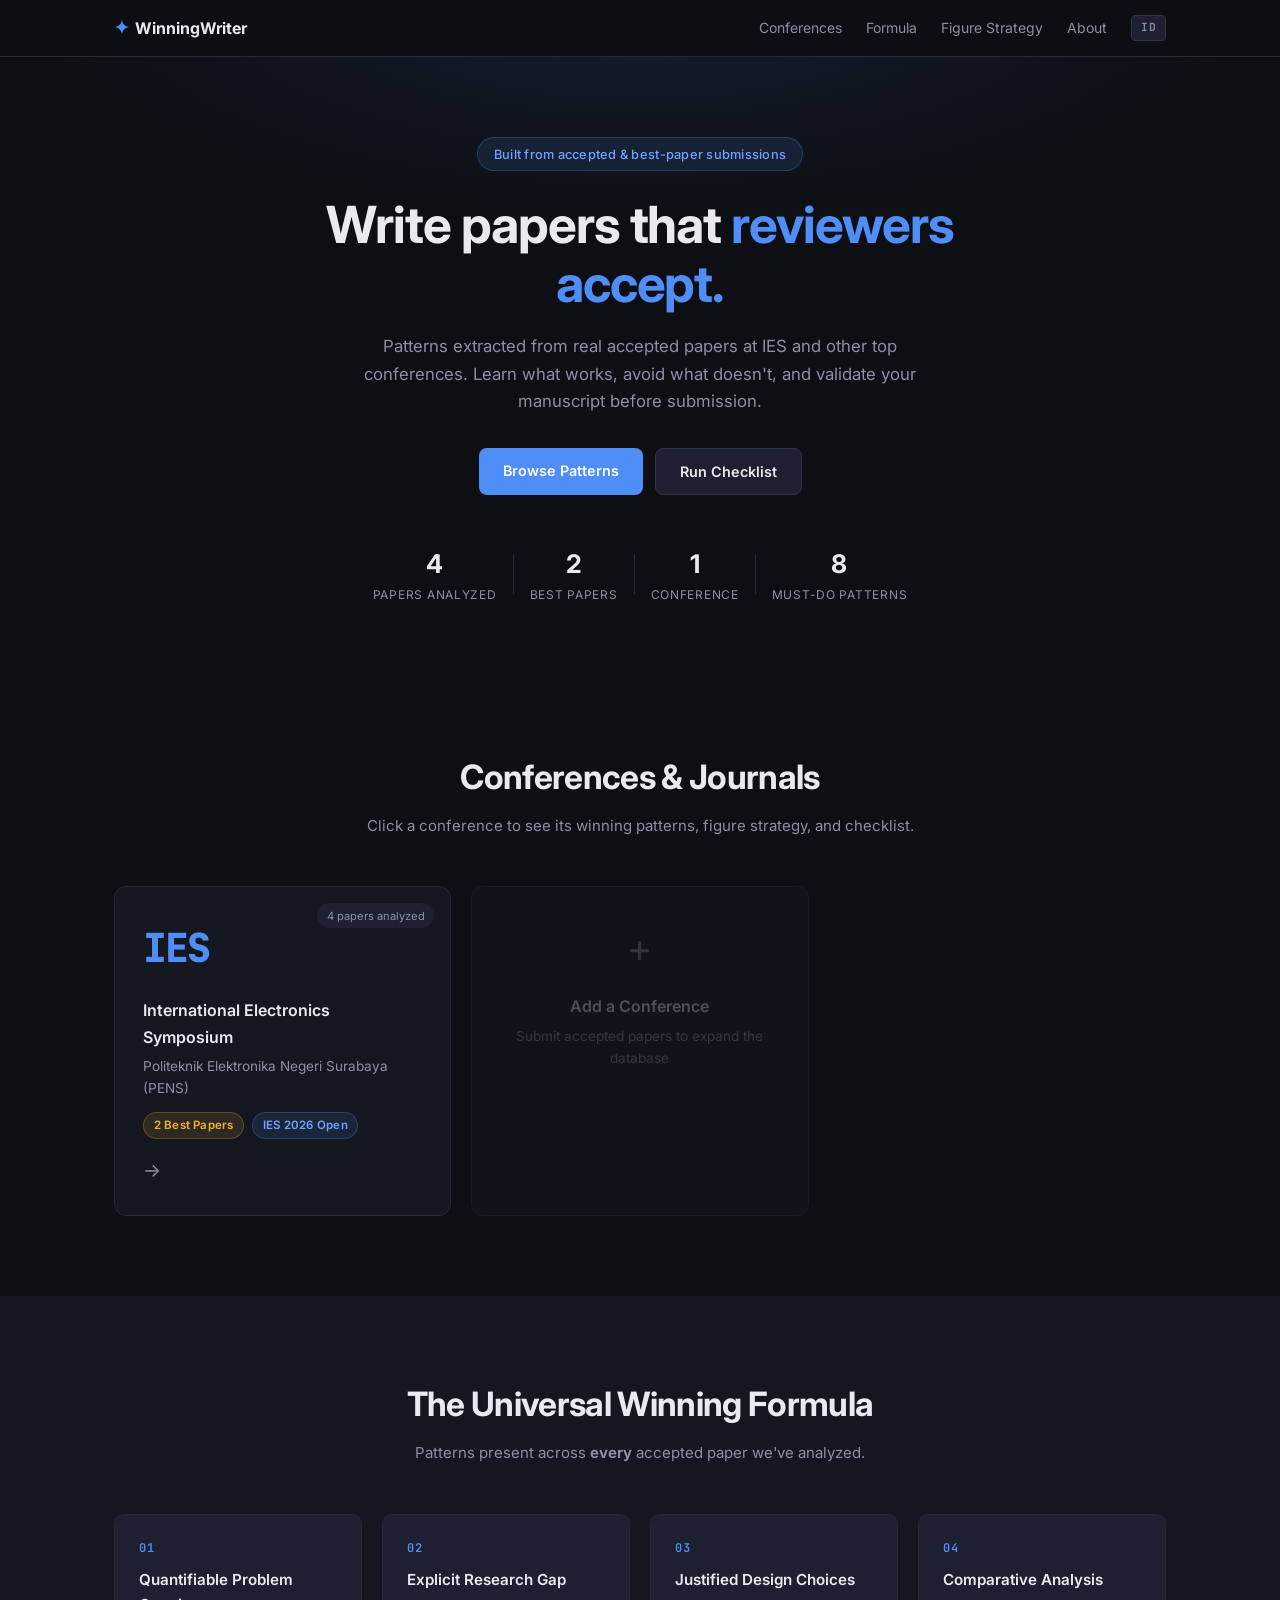
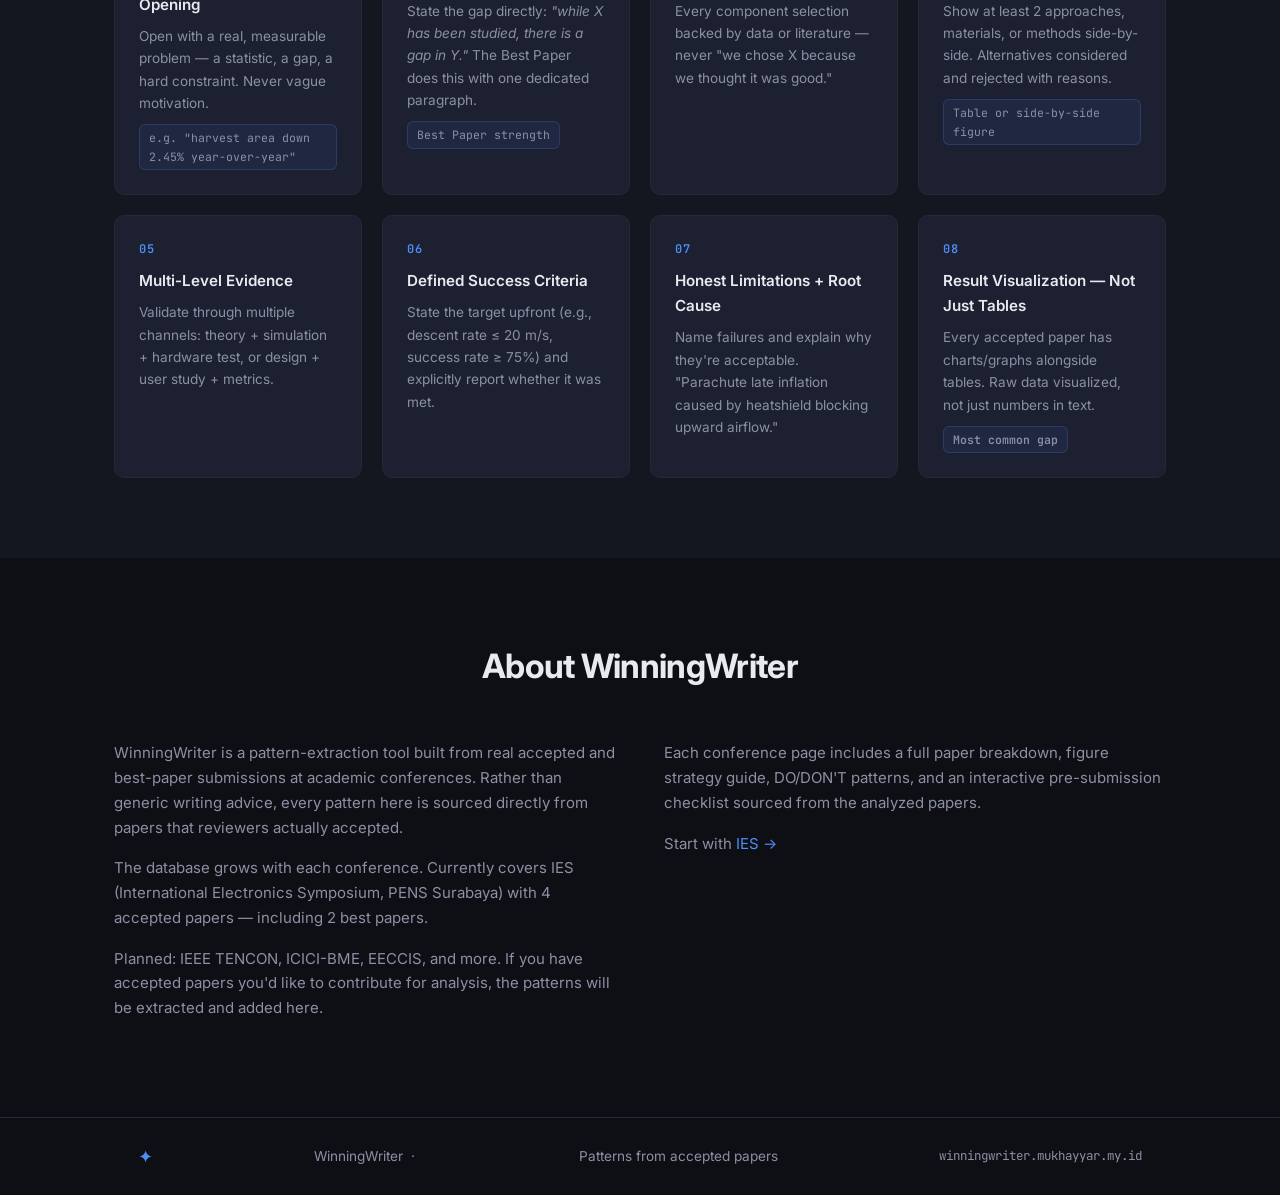
<file: index.html>
<!DOCTYPE html>
<html lang="en">
<head>
  <meta charset="UTF-8" />
  <meta name="viewport" content="width=device-width, initial-scale=1.0" />
  <title>WinningWriter — Learn from Accepted Papers</title>
  <link rel="stylesheet" href="assets/style.css" />
  <link rel="preconnect" href="https://fonts.googleapis.com">
  <link href="https://fonts.googleapis.com/css2?family=Inter:wght@300;400;500;600;700&family=JetBrains+Mono:wght@400;500&display=swap" rel="stylesheet">
</head>
<body data-page="index">

<!-- ═══════════════════════ NAV ═══════════════════════ -->
<nav class="navbar">
  <div class="nav-inner">
    <a href="index.html" class="nav-logo">
      <span class="logo-icon">✦</span> <span data-i18n="nav.home">WinningWriter</span>
    </a>
    <div class="nav-links">
      <a href="#conferences" data-i18n="nav.conferences">Conferences</a>
      <a href="#formula" data-i18n="nav.formula">Formula</a>
      <a href="ies.html#fig-strategy" data-i18n="nav.fig_strategy">Figure Strategy</a>
      <a href="#about" data-i18n="nav.about">About</a>
      <button class="lang-btn" id="lang-switcher" onclick="switchLang()">ID</button>
    </div>
  </div>
</nav>

<!-- ═══════════════════════ HERO ═══════════════════════ -->
<section class="hero">
  <div class="hero-inner">
    <div class="hero-badge" data-i18n="hero.badge">Built from accepted &amp; best-paper submissions</div>
    <h1 data-i18n="hero.h1">Write papers that <span class="accent">reviewers accept.</span></h1>
    <p class="hero-sub" data-i18n="hero.sub">
      Patterns extracted from real accepted papers at IES and other top conferences.
      Learn what works, avoid what doesn't, and validate your manuscript before submission.
    </p>
    <div class="hero-actions">
      <a href="#conferences" class="btn-primary" data-i18n="hero.btn_browse">Browse Patterns</a>
      <a href="ies.html#checker" class="btn-secondary" data-i18n="hero.btn_checklist">Run Checklist</a>
    </div>
    <div class="hero-stats">
      <div class="stat"><span class="stat-n">4</span><span class="stat-l" data-i18n="hero.stat_papers">Papers Analyzed</span></div>
      <div class="stat-div"></div>
      <div class="stat"><span class="stat-n">2</span><span class="stat-l" data-i18n="hero.stat_best">Best Papers</span></div>
      <div class="stat-div"></div>
      <div class="stat"><span class="stat-n">1</span><span class="stat-l" data-i18n="hero.stat_conferences">Conference</span></div>
      <div class="stat-div"></div>
      <div class="stat"><span class="stat-n">8</span><span class="stat-l" data-i18n="hero.stat_patterns">Must-Do Patterns</span></div>
    </div>
  </div>
</section>

<!-- ═══════════════════════ CONFERENCES ═══════════════════════ -->
<section class="section" id="conferences">
  <div class="container">
    <div class="section-header">
      <h2 data-i18n="conferences_section.title">Conferences &amp; Journals</h2>
      <p data-i18n="conferences_section.sub">Click a conference to see its winning patterns, figure strategy, and checklist.</p>
    </div>
    <div class="conf-grid" data-cms="conf-grid"></div>
  </div>
</section>

<!-- ═══════════════════════ FORMULA ═══════════════════════ -->
<section class="section section-dark" id="formula">
  <div class="container">
    <div class="section-header light">
      <h2 data-i18n="formula_section.title">The Universal Winning Formula</h2>
      <p data-i18n="formula_section.sub">Patterns present across <strong>every</strong> accepted paper we've analyzed.</p>
    </div>
    <div class="formula-grid" data-cms="formula-grid"></div>
  </div>
</section>

<!-- ═══════════════════════ ABOUT ═══════════════════════ -->
<section class="section" id="about">
  <div class="container">
    <div class="section-header">
      <h2 data-i18n="about_section.title">About WinningWriter</h2>
    </div>
    <div class="about-grid">
      <div class="about-text">
        <p data-i18n="about_section.p1">WinningWriter is a pattern-extraction tool built from real accepted and best-paper submissions at academic conferences. Rather than generic writing advice, every pattern here is sourced directly from papers that reviewers actually accepted.</p>
        <p data-i18n="about_section.p2">The database grows with each conference. Currently covers IES (International Electronics Symposium, PENS Surabaya) with 4 analyzed papers — 2 best papers and 2 accepted papers.</p>
        <p data-i18n="about_section.p3">Planned: IEEE TENCON, ICICI-BME, EECCIS, and more. If you have accepted papers you'd like to contribute for analysis, the patterns will be extracted and added here.</p>
      </div>
      <div class="about-text">
        <p data-i18n="about_section.p4">Each conference page includes a full paper breakdown, figure strategy guide, DO/DON'T patterns, and an interactive pre-submission checklist sourced from the analyzed papers.</p>
        <p data-i18n="about_section.p5">Start with <a href="ies.html">IES →</a></p>
      </div>
    </div>
  </div>
</section>

<!-- ═══════════════════════ FOOTER ═══════════════════════ -->
<footer class="footer">
  <div class="container">
    <div class="footer-inner">
      <span class="logo-icon">✦</span> WinningWriter &nbsp;·&nbsp; <span data-i18n="footer.tagline">Patterns from accepted papers</span>
      <span class="footer-right">winningwriter.mukhayyar.my.id</span>
    </div>
  </div>
</footer>

<script src="assets/app.js"></script>
<script src="assets/i18n.js"></script>
</body>
</html>
</file>
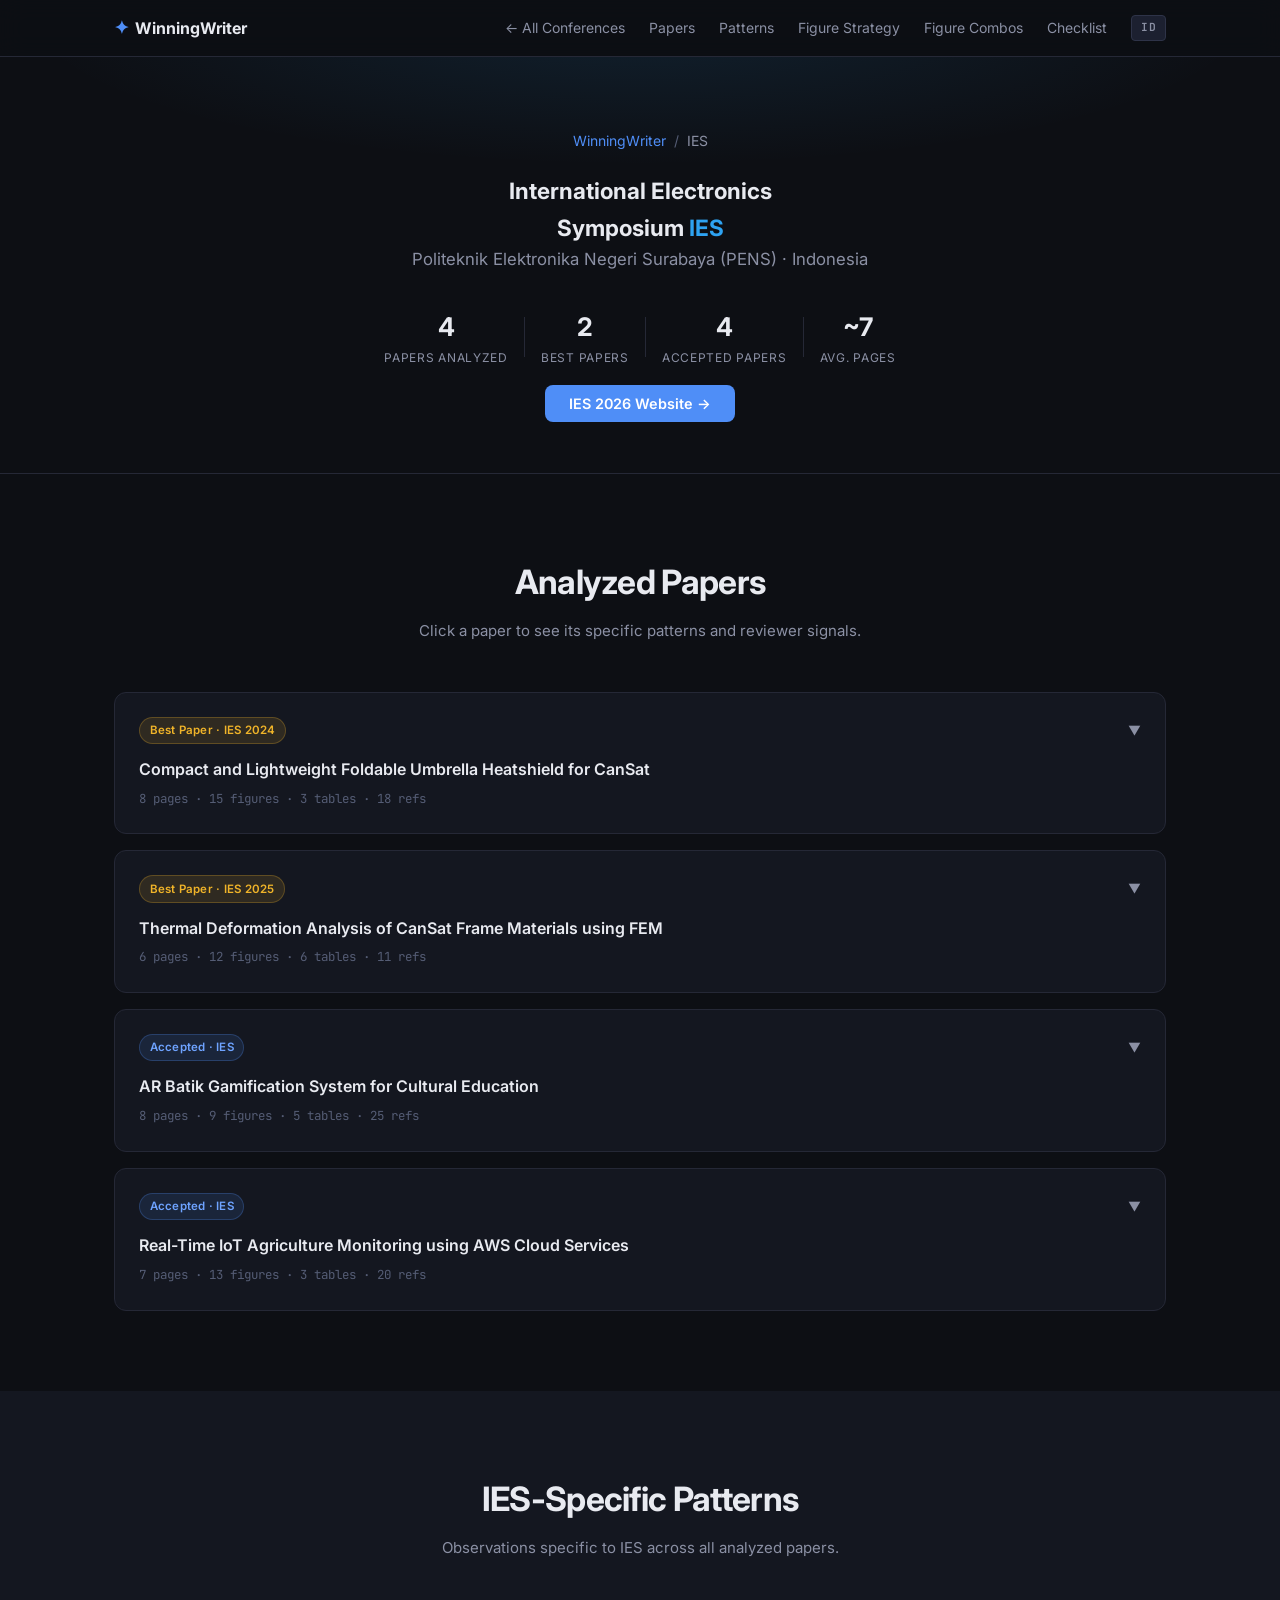
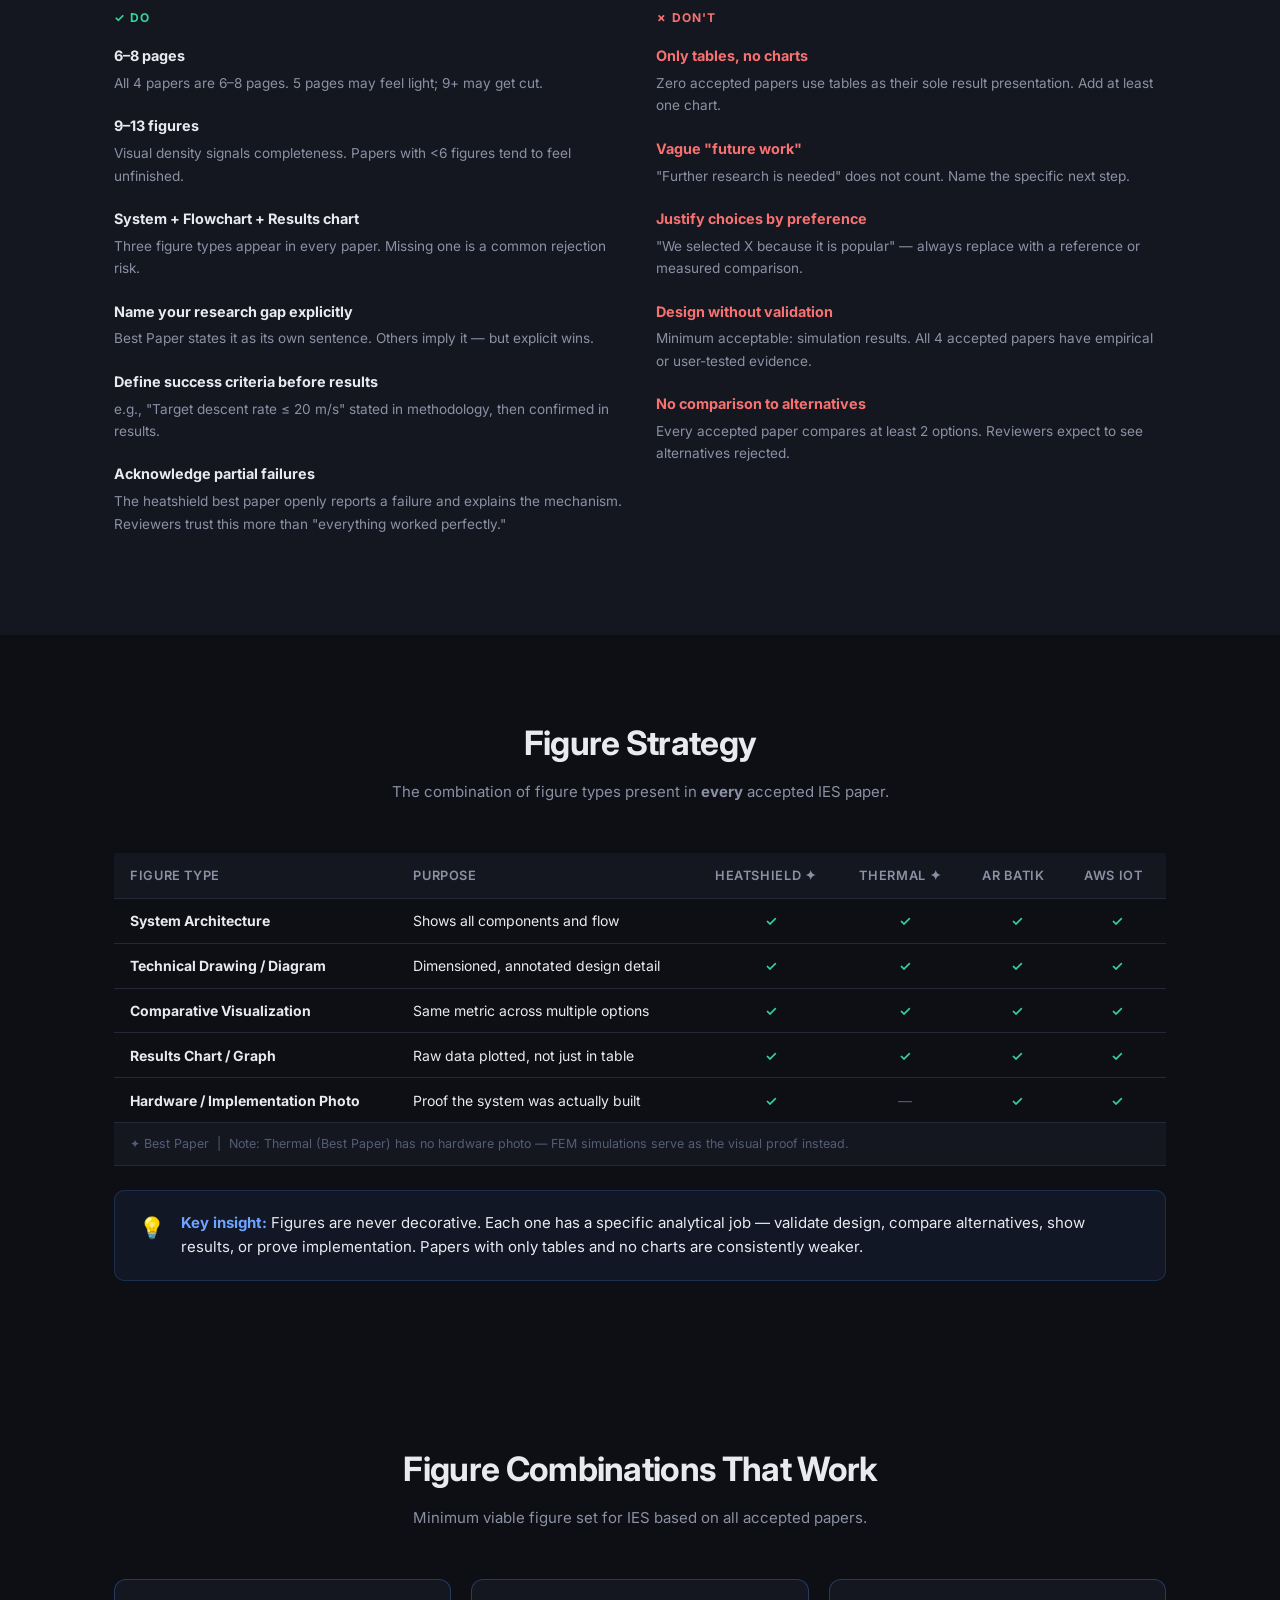
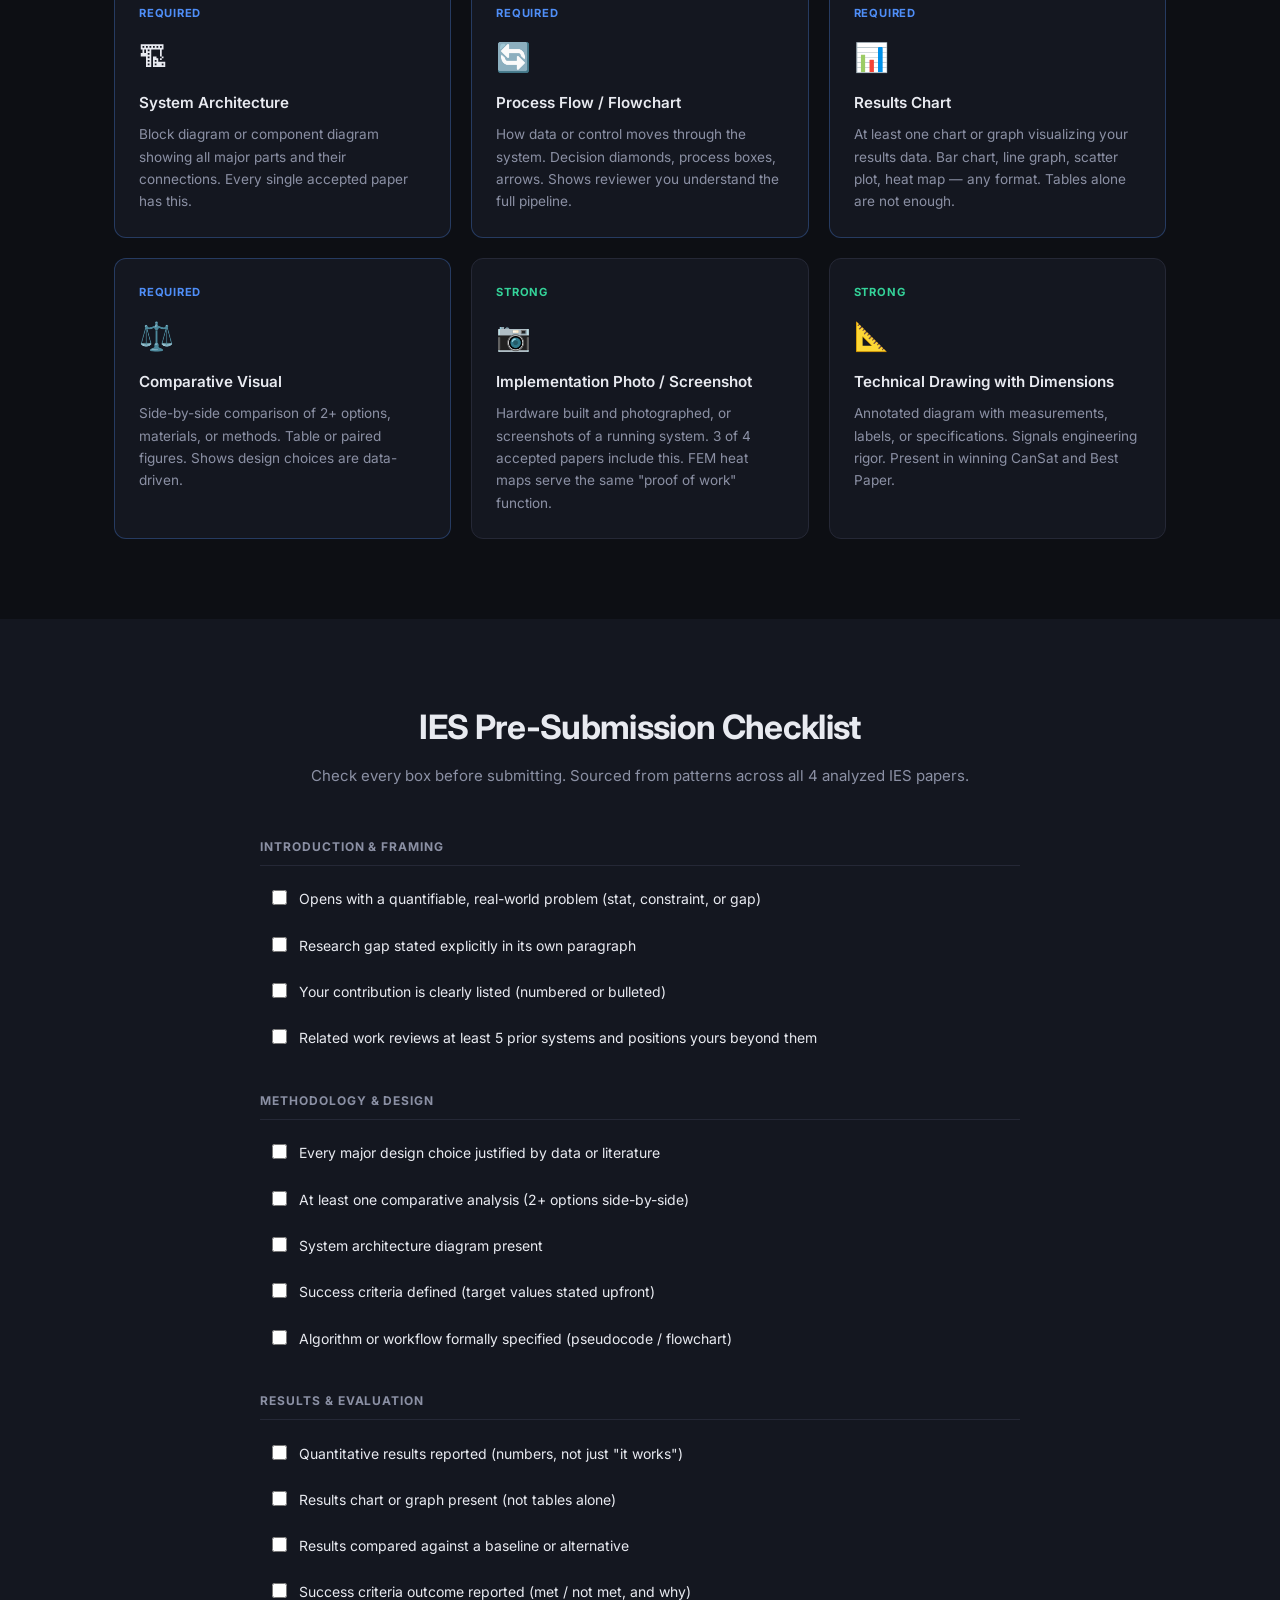
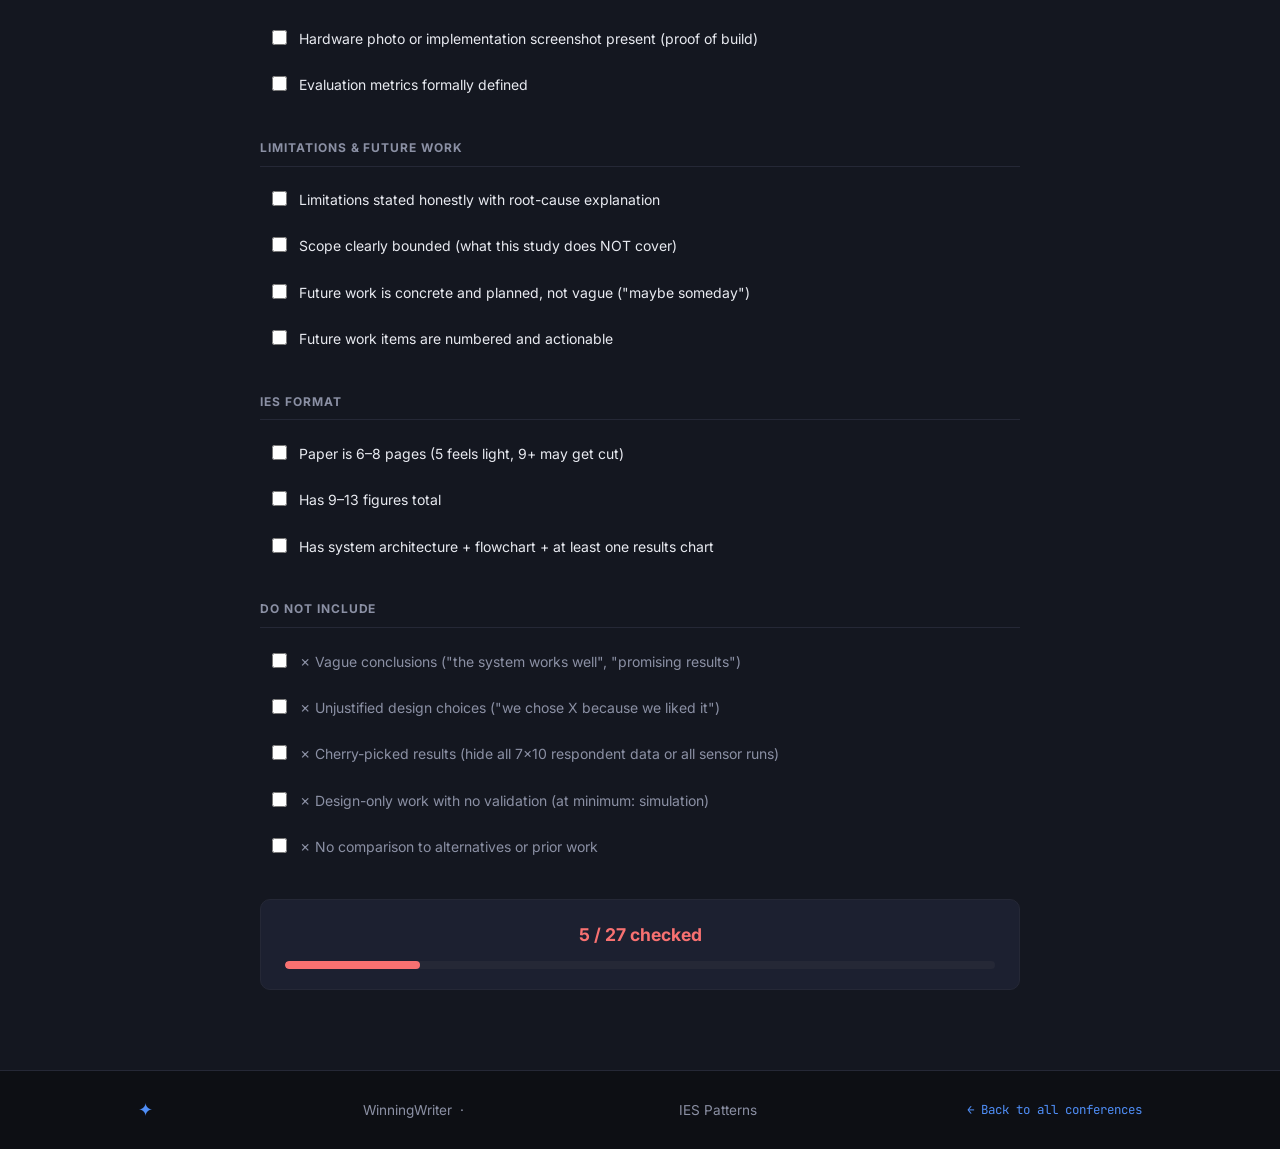
<file: ies.html>
<!DOCTYPE html>
<html lang="en">
<head>
  <meta charset="UTF-8" />
  <meta name="viewport" content="width=device-width, initial-scale=1.0" />
  <title>IES — WinningWriter</title>
  <link rel="stylesheet" href="assets/style.css" />
  <link rel="preconnect" href="https://fonts.googleapis.com">
  <link href="https://fonts.googleapis.com/css2?family=Inter:wght@300;400;500;600;700&family=JetBrains+Mono:wght@400;500&display=swap" rel="stylesheet">
</head>
<body data-page="ies">

<nav class="navbar">
  <div class="nav-inner">
    <a href="index.html" class="nav-logo">
      <span class="logo-icon">✦</span> <span data-i18n="nav.home">WinningWriter</span>
    </a>
    <div class="nav-links">
      <a href="index.html#conferences" data-i18n="nav.all_conferences">← All Conferences</a>
      <a href="#papers" data-i18n="nav.papers">Papers</a>
      <a href="#patterns" data-i18n="nav.patterns">Patterns</a>
      <a href="#fig-strategy" data-i18n="nav.fig_strategy">Figure Strategy</a>
      <a href="#figures" data-i18n="nav.fig_combos">Figure Combos</a>
      <a href="#checker" data-i18n="nav.checklist">Checklist</a>
      <button class="lang-btn" id="lang-switcher" onclick="switchLang()">ID</button>
    </div>
  </div>
</nav>

<!-- ═══ HERO ═══ -->
<section class="conf-hero conf-hero-ies">
  <div class="hero-inner">
    <div class="conf-hero-meta">
      <a href="index.html" class="breadcrumb" data-i18n="nav.home">WinningWriter</a>
      <span class="breadcrumb-sep">/</span>
      <span>IES</span>
    </div>
    <h1 data-i18n="ies_hero.h1">International Electronics<br>Symposium <span class="accent-ies">IES</span></h1>
    <p class="hero-sub" data-i18n="ies_hero.org">Politeknik Elektronika Negeri Surabaya (PENS) · Indonesia</p>
    <div class="hero-stats">
      <div class="stat"><span class="stat-n">4</span><span class="stat-l" data-i18n="ies_hero.stat_papers">Papers Analyzed</span></div>
      <div class="stat-div"></div>
      <div class="stat"><span class="stat-n">2</span><span class="stat-l" data-i18n="ies_hero.stat_best">Best Papers</span></div>
      <div class="stat-div"></div>
      <div class="stat"><span class="stat-n">4</span><span class="stat-l" data-i18n="ies_hero.stat_accepted">Accepted Papers</span></div>
      <div class="stat-div"></div>
      <div class="stat"><span class="stat-n">~7</span><span class="stat-l" data-i18n="ies_hero.stat_avg_pages">Avg. Pages</span></div>
    </div>
    <div class="conf-links">
      <a href="https://ies.pens.ac.id/2026/" target="_blank" class="btn-primary" data-i18n="ies_hero.btn">IES 2026 Website →</a>
    </div>
  </div>
</section>

<!-- ═══ PAPER GALLERY ═══ -->
<section class="section" id="papers">
  <div class="container">
    <div class="section-header">
      <h2 data-i18n="ies_papers.title">Analyzed Papers</h2>
      <p data-i18n="ies_papers.sub">Click a paper to see its specific patterns and reviewer signals.</p>
    </div>
    <div class="paper-grid" data-cms="paper-grid"></div>
  </div>
</section>

<!-- ═══ IES-SPECIFIC PATTERNS ═══ -->
<section class="section section-dark" id="patterns">
  <div class="container">
    <div class="section-header light">
      <h2 data-i18n="ies_patterns.title">IES-Specific Patterns</h2>
      <p data-i18n="ies_patterns.sub">Observations specific to IES across all analyzed papers.</p>
    </div>
    <div class="pattern-cols">
      <div class="pattern-col">
        <div class="pattern-col-title green-title" data-cms="patterns-do-title">✓ DO</div>
        <div data-cms="patterns-do"></div>
      </div>
      <div class="pattern-col">
        <div class="pattern-col-title red-title" data-cms="patterns-dont-title">✗ DON'T</div>
        <div data-cms="patterns-dont"></div>
      </div>
    </div>
  </div>
</section>

<!-- ═══ FIGURE STRATEGY TABLE ═══ -->
<section class="section" id="fig-strategy">
  <div class="container">
    <div class="section-header">
      <h2 data-i18n="ies_fig_strategy.title">Figure Strategy</h2>
      <p data-i18n="ies_fig_strategy.sub">The combination of figure types present in <strong>every</strong> accepted IES paper.</p>
    </div>
    <div class="fig-table-wrap" data-cms="fig-strategy-table"></div>
    <div class="insight-box">
      <span class="insight-icon">💡</span>
      <div data-cms="fig-strategy-insight"></div>
    </div>
  </div>
</section>

<!-- ═══ FIGURE COMBOS ═══ -->
<section class="section" id="figures">
  <div class="container">
    <div class="section-header">
      <h2 data-i18n="ies_fig_combos.title">Figure Combinations That Work</h2>
      <p data-i18n="ies_fig_combos.sub">Minimum viable figure set for IES based on all accepted papers.</p>
    </div>
    <div class="fig-combo-grid" data-cms="fig-combo-grid"></div>
  </div>
</section>

<!-- ═══ CHECKLIST ═══ -->
<section class="section section-dark" id="checker">
  <div class="container">
    <div class="section-header light">
      <h2 data-i18n="ies_checklist.title">IES Pre-Submission Checklist</h2>
      <p data-i18n="ies_checklist.sub">Check every box before submitting. Sourced from patterns across all 4 analyzed IES papers.</p>
    </div>
    <div class="checklist-wrap" data-cms="checklist-wrap"></div>
  </div>
</section>

<footer class="footer">
  <div class="container">
    <div class="footer-inner">
      <span class="logo-icon">✦</span> WinningWriter &nbsp;·&nbsp; <span data-i18n="footer.ies_tagline">IES Patterns</span>
      <span class="footer-right"><a href="index.html" data-i18n="footer.back_link">← Back to all conferences</a></span>
    </div>
  </div>
</footer>

<script src="assets/app.js"></script>
<script src="assets/i18n.js"></script>
</body>
</html>
</file>
<file: assets/style.css>
/* ═══════════════════════════════════════════════════════════
   WinningWriter — Stylesheet
   ═══════════════════════════════════════════════════════════ */

:root {
  --bg: #0d0f14;
  --bg-2: #141720;
  --bg-3: #1c2030;
  --border: #252836;
  --border-2: #2e3348;
  --text: #e8eaf0;
  --muted: #8b90a4;
  --muted-2: #555d75;
  --accent: #4f8ef7;
  --accent-2: #6ea3ff;
  --gold: #f0b429;
  --green: #34d399;
  --red: #f87171;
  --font: 'Inter', -apple-system, sans-serif;
  --mono: 'JetBrains Mono', monospace;
}

*, *::before, *::after { box-sizing: border-box; margin: 0; padding: 0; }

html { scroll-behavior: smooth; }

body {
  font-family: var(--font);
  background: var(--bg);
  color: var(--text);
  line-height: 1.65;
  font-size: 15px;
}

a { color: var(--accent); text-decoration: none; }
a:hover { color: var(--accent-2); }

/* ─── NAV ─── */
.navbar {
  position: sticky; top: 0; z-index: 100;
  background: rgba(13, 15, 20, 0.92);
  backdrop-filter: blur(12px);
  border-bottom: 1px solid var(--border);
}
.nav-inner {
  max-width: 1100px; margin: 0 auto;
  padding: 0 1.5rem;
  display: flex; align-items: center; justify-content: space-between;
  height: 56px;
}
.nav-logo {
  font-weight: 700; font-size: 1rem;
  color: var(--text) !important;
  display: flex; align-items: center; gap: 0.4rem;
}
.logo-icon { color: var(--accent); font-size: 1.1rem; }
.nav-links { display: flex; align-items: center; gap: 1.5rem; }
.nav-links a { color: var(--muted); font-size: 0.875rem; transition: color 0.2s; }
.nav-links a:hover { color: var(--text); }
.lang-btn {
  background: var(--bg-3);
  border: 1px solid var(--border-2);
  color: var(--muted);
  font-family: var(--mono);
  font-size: 0.7rem;
  font-weight: 600;
  letter-spacing: 0.06em;
  padding: 0.2rem 0.55rem;
  border-radius: 4px;
  cursor: pointer;
  transition: color 0.2s, border-color 0.2s;
  line-height: 1.6;
}
.lang-btn:hover { color: var(--text); border-color: var(--accent); }

/* ─── CONTAINER ─── */
.container { max-width: 1100px; margin: 0 auto; padding: 0 1.5rem; }

/* ─── HERO ─── */
.hero {
  padding: 5rem 1.5rem 4rem;
  text-align: center;
  background: radial-gradient(ellipse 80% 60% at 50% -10%, rgba(79,142,247,0.12) 0%, transparent 60%);
}
.hero-inner { max-width: 800px; margin: 0 auto; }
.hero-badge {
  display: inline-block;
  background: rgba(79,142,247,0.12);
  border: 1px solid rgba(79,142,247,0.25);
  color: var(--accent-2);
  padding: 0.35rem 1rem;
  border-radius: 999px;
  font-size: 0.8rem;
  font-weight: 500;
  margin-bottom: 1.5rem;
  letter-spacing: 0.02em;
}
.hero h1 {
  font-size: clamp(2rem, 5vw, 3.2rem);
  font-weight: 700;
  line-height: 1.15;
  margin-bottom: 1.25rem;
  letter-spacing: -0.02em;
}
.accent { color: var(--accent); }
.accent-ies { color: #2ea3f2; }
.hero-sub { color: var(--muted); font-size: 1.05rem; max-width: 560px; margin: 0 auto 2rem; }
.hero-actions { display: flex; gap: 0.75rem; justify-content: center; margin-bottom: 3rem; flex-wrap: wrap; }
.btn-primary {
  background: var(--accent); color: #fff !important;
  padding: 0.65rem 1.5rem; border-radius: 8px;
  font-weight: 600; font-size: 0.9rem;
  transition: background 0.2s, transform 0.15s;
}
.btn-primary:hover { background: var(--accent-2); transform: translateY(-1px); }
.btn-secondary {
  background: var(--bg-3); color: var(--text) !important;
  border: 1px solid var(--border-2);
  padding: 0.65rem 1.5rem; border-radius: 8px;
  font-weight: 600; font-size: 0.9rem;
  transition: background 0.2s;
}
.btn-secondary:hover { background: var(--border); }

/* ─── STATS ─── */
.hero-stats {
  display: flex; gap: 1rem; justify-content: center;
  flex-wrap: wrap; margin-top: 1rem;
}
.stat { text-align: center; }
.stat-n { display: block; font-size: 1.6rem; font-weight: 700; color: var(--text); }
.stat-l { display: block; font-size: 0.75rem; color: var(--muted); text-transform: uppercase; letter-spacing: 0.06em; }
.stat-div { width: 1px; background: var(--border); height: 40px; align-self: center; }

/* ─── SECTION ─── */
.section { padding: 5rem 0; }
.section-dark { background: var(--bg-2); }
.section-header { text-align: center; margin-bottom: 3rem; }
.section-header h2 {
  font-size: clamp(1.5rem, 3vw, 2.1rem);
  font-weight: 700; margin-bottom: 0.6rem;
  letter-spacing: -0.02em;
}
.section-header p { color: var(--muted); }
.section-header.light h2 { color: var(--text); }
.section-header.light p { color: var(--muted); }

/* ─── CONFERENCE GRID ─── */
.conf-grid { display: grid; grid-template-columns: repeat(auto-fill, minmax(300px, 1fr)); gap: 1.25rem; }
.conf-card {
  background: var(--bg-2); border: 1px solid var(--border);
  border-radius: 12px; padding: 1.75rem;
  display: flex; flex-direction: column; gap: 1rem;
  cursor: pointer; transition: border-color 0.2s, transform 0.15s, box-shadow 0.2s;
  text-decoration: none !important; color: var(--text) !important;
  position: relative;
}
.conf-card:hover { border-color: var(--accent); transform: translateY(-2px); box-shadow: 0 8px 24px rgba(0,0,0,0.3); }
.conf-placeholder { cursor: default; opacity: 0.5; }
.conf-placeholder:hover { transform: none; border-color: var(--border); box-shadow: none; }
.conf-tag {
  position: absolute; top: 1rem; right: 1rem;
  font-size: 0.7rem; color: var(--muted); background: var(--bg-3);
  padding: 0.2rem 0.6rem; border-radius: 999px;
}
.conf-abbr {
  font-size: 2.5rem; font-weight: 800;
  color: var(--accent); font-family: var(--mono);
  letter-spacing: -0.05em;
}
.conf-info h3 { font-size: 1rem; font-weight: 600; margin-bottom: 0.3rem; }
.conf-info p { font-size: 0.85rem; color: var(--muted); margin-bottom: 0.75rem; }
.conf-meta { display: flex; gap: 0.5rem; flex-wrap: wrap; }
.conf-arrow { font-size: 1.2rem; color: var(--muted); margin-top: auto; }

/* ─── BADGES ─── */
.badge {
  display: inline-block;
  padding: 0.2rem 0.6rem; border-radius: 999px;
  font-size: 0.72rem; font-weight: 600; letter-spacing: 0.02em;
}
.badge-green { background: rgba(52,211,153,0.12); color: var(--green); border: 1px solid rgba(52,211,153,0.25); }
.badge-gold { background: rgba(240,180,41,0.12); color: var(--gold); border: 1px solid rgba(240,180,41,0.25); }
.badge-blue { background: rgba(79,142,247,0.12); color: var(--accent-2); border: 1px solid rgba(79,142,247,0.25); }
.badge-red-chip { background: rgba(248,113,113,0.12); color: var(--red); border: 1px solid rgba(248,113,113,0.25);
  display: inline-block; padding: 0.15rem 0.55rem; border-radius: 999px; font-size: 0.72rem; font-weight: 600; }

/* ─── FORMULA GRID ─── */
.formula-grid { display: grid; grid-template-columns: repeat(auto-fill, minmax(240px, 1fr)); gap: 1.25rem; }
.formula-item {
  background: var(--bg-3); border: 1px solid var(--border);
  border-radius: 10px; padding: 1.5rem;
}
.formula-num {
  font-family: var(--mono); font-size: 0.75rem;
  color: var(--accent); font-weight: 600;
  margin-bottom: 0.5rem; letter-spacing: 0.05em;
}
.formula-item h4 { font-size: 0.95rem; font-weight: 600; margin-bottom: 0.5rem; }
.formula-item p { font-size: 0.85rem; color: var(--muted); }
.example-chip {
  display: inline-block; margin-top: 0.6rem;
  background: rgba(79,142,247,0.08); border: 1px solid rgba(79,142,247,0.2);
  color: var(--muted); font-size: 0.72rem; padding: 0.2rem 0.55rem; border-radius: 6px;
  font-family: var(--mono);
}

/* ─── FIGURE TABLE ─── */
.fig-table-wrap { overflow-x: auto; margin-bottom: 1.5rem; }
.fig-table { width: 100%; border-collapse: collapse; font-size: 0.875rem; }
.fig-table th {
  background: var(--bg-2); padding: 0.75rem 1rem;
  text-align: left; font-weight: 600; color: var(--muted);
  border-bottom: 1px solid var(--border);
  font-size: 0.8rem; text-transform: uppercase; letter-spacing: 0.05em;
}
.fig-table td { padding: 0.65rem 1rem; border-bottom: 1px solid var(--border); }
.fig-table tr:hover td { background: var(--bg-2); }
.fig-table .yes { color: var(--green); font-weight: 600; text-align: center; }
.fig-table .no { color: var(--muted-2); text-align: center; }
.row-note td { font-size: 0.78rem; color: var(--muted-2); background: var(--bg-2) !important; border-top: 1px solid var(--border); }

.insight-box {
  background: rgba(79,142,247,0.07);
  border: 1px solid rgba(79,142,247,0.2);
  border-radius: 10px; padding: 1.25rem 1.5rem;
  display: flex; gap: 1rem; align-items: flex-start;
}
.insight-icon { font-size: 1.3rem; flex-shrink: 0; }
.insight-box strong { color: var(--accent-2); }

/* ─── CHECKLIST ─── */
.checklist-wrap { max-width: 760px; margin: 0 auto; }
.checklist-group { margin-bottom: 2rem; }
.checklist-group-title {
  font-size: 0.75rem; font-weight: 700;
  text-transform: uppercase; letter-spacing: 0.08em;
  color: var(--muted); margin-bottom: 0.75rem;
  padding-bottom: 0.5rem; border-bottom: 1px solid var(--border);
}
.check-item {
  display: flex; align-items: flex-start; gap: 0.75rem;
  padding: 0.6rem 0.75rem; border-radius: 8px;
  cursor: pointer; transition: background 0.15s;
  font-size: 0.875rem; color: var(--text);
  margin-bottom: 0.25rem;
}
.check-item:hover { background: var(--bg-3); }
.check-item input[type=checkbox] {
  accent-color: var(--accent); width: 15px; height: 15px;
  flex-shrink: 0; margin-top: 3px; cursor: pointer;
}
.check-item.warn { color: var(--muted); }
.check-item.warn:hover { background: rgba(248,113,113,0.06); }

.checklist-score {
  margin-top: 2rem; padding: 1.25rem 1.5rem;
  background: var(--bg-3); border: 1px solid var(--border);
  border-radius: 10px; text-align: center;
}
#scoreText { font-weight: 700; font-size: 1.1rem; display: block; margin-bottom: 0.75rem; }
.score-bar-track { background: var(--border); border-radius: 999px; height: 8px; overflow: hidden; }
.score-bar-fill { height: 100%; background: var(--accent); border-radius: 999px; width: 0%; transition: width 0.4s; }

/* ─── ABOUT ─── */
.about-grid { display: grid; grid-template-columns: 1fr 1fr; gap: 3rem; align-items: start; }
@media (max-width: 700px) { .about-grid { grid-template-columns: 1fr; } }
.about-text p { color: var(--muted); margin-bottom: 1rem; }
.about-stat-card {
  background: var(--bg-2); border: 1px solid var(--border);
  border-radius: 10px; padding: 1rem 1.25rem;
  margin-bottom: 0.75rem;
}
.asc-n { font-family: var(--mono); font-size: 0.75rem; color: var(--accent); font-weight: 600; margin-bottom: 0.25rem; }
.asc-l { font-size: 0.875rem; font-weight: 500; margin-bottom: 0.5rem; }

/* ─── CONF HERO ─── */
.conf-hero {
  padding: 4.5rem 1.5rem 3.5rem;
  text-align: center;
  border-bottom: 1px solid var(--border);
}
.conf-hero-ies {
  background: radial-gradient(ellipse 80% 60% at 50% -10%, rgba(46,163,242,0.12) 0%, transparent 60%);
}
.conf-hero-meta { display: flex; justify-content: center; gap: 0.5rem; margin-bottom: 1.25rem; font-size: 0.875rem; color: var(--muted); }
.breadcrumb { color: var(--accent) !important; }
.breadcrumb-sep { color: var(--muted-2); }
.conf-links { margin-top: 1.5rem; }

/* ─── PAPER GRID ─── */
.paper-grid { display: flex; flex-direction: column; gap: 1rem; }
.paper-card {
  background: var(--bg-2); border: 1px solid var(--border);
  border-radius: 12px; padding: 1.5rem;
  cursor: pointer; transition: border-color 0.2s;
}
.paper-card:hover { border-color: var(--border-2); }
.paper-card-top { display: flex; justify-content: space-between; align-items: center; margin-bottom: 0.75rem; }
.paper-card h3 { font-size: 1rem; font-weight: 600; margin-bottom: 0.4rem; }
.paper-meta { font-size: 0.78rem; color: var(--muted-2); font-family: var(--mono); }
.paper-toggle { color: var(--muted); font-size: 0.8rem; transition: transform 0.2s; }
.paper-toggle.open { transform: rotate(180deg); }
.paper-details { display: none; margin-top: 1.25rem; border-top: 1px solid var(--border); padding-top: 1.25rem; }
.paper-details.open { display: block; }
.pd-section { margin-bottom: 1.25rem; }
.pd-title { font-size: 0.72rem; font-weight: 700; text-transform: uppercase; letter-spacing: 0.07em; color: var(--muted); margin-bottom: 0.6rem; }
.pd-section ul { list-style: none; display: flex; flex-direction: column; gap: 0.5rem; }
.pd-section ul li { font-size: 0.875rem; color: var(--muted); padding-left: 1.2rem; position: relative; }
.pd-section ul li::before { content: '→'; position: absolute; left: 0; color: var(--accent); }
.pd-section p { font-size: 0.875rem; color: var(--muted); }
.fig-pills { display: flex; flex-wrap: wrap; gap: 0.4rem; }
.fig-pill {
  background: var(--bg-3); border: 1px solid var(--border);
  color: var(--muted); font-size: 0.775rem;
  padding: 0.25rem 0.65rem; border-radius: 6px;
}
.highlight-pill {
  background: rgba(79,142,247,0.1); border-color: rgba(79,142,247,0.25);
  color: var(--accent-2);
}

/* ─── PATTERN COLS ─── */
.pattern-cols { display: grid; grid-template-columns: 1fr 1fr; gap: 2rem; }
@media (max-width: 700px) { .pattern-cols { grid-template-columns: 1fr; } }
.pattern-col-title { font-size: 0.75rem; font-weight: 700; text-transform: uppercase; letter-spacing: 0.08em; margin-bottom: 1rem; }
.green-title { color: var(--green); }
.red-title { color: var(--red); }
.pattern-item { margin-bottom: 1.25rem; }
.pattern-item strong { font-size: 0.9rem; display: block; margin-bottom: 0.25rem; }
.pattern-item p { font-size: 0.85rem; color: var(--muted); }
.warn-item strong { color: var(--red); }

/* ─── FIGURE COMBOS ─── */
.fig-combo-grid { display: grid; grid-template-columns: repeat(auto-fill, minmax(280px, 1fr)); gap: 1.25rem; }
.fig-combo-card {
  background: var(--bg-2); border: 1px solid var(--border);
  border-radius: 12px; padding: 1.5rem;
}
.fig-combo-card.required { border-color: rgba(79,142,247,0.3); }
.fc-label {
  font-size: 0.7rem; font-weight: 700; text-transform: uppercase; letter-spacing: 0.07em;
  color: var(--muted); margin-bottom: 0.75rem;
}
.fig-combo-card.required .fc-label { color: var(--accent); }
.fig-combo-card.strong .fc-label { color: var(--green); }
.fc-icon { font-size: 1.75rem; margin-bottom: 0.6rem; }
.fig-combo-card h4 { font-size: 0.95rem; font-weight: 600; margin-bottom: 0.5rem; }
.fig-combo-card p { font-size: 0.85rem; color: var(--muted); }

/* ─── FOOTER ─── */
.footer {
  border-top: 1px solid var(--border);
  padding: 1.5rem 0;
  font-size: 0.85rem;
  color: var(--muted);
}
.footer-inner {
  max-width: 1100px; margin: 0 auto; padding: 0 1.5rem;
  display: flex; justify-content: space-between; align-items: center; flex-wrap: wrap; gap: 0.5rem;
}
.footer-right { font-family: var(--mono); font-size: 0.78rem; }

/* ─── RESPONSIVE ─── */
@media (max-width: 600px) {
  .stat-div { display: none; }
  .hero-stats { gap: 1.5rem; }
  .pattern-cols { grid-template-columns: 1fr; }
  .nav-links { display: none; }
}
</file>
